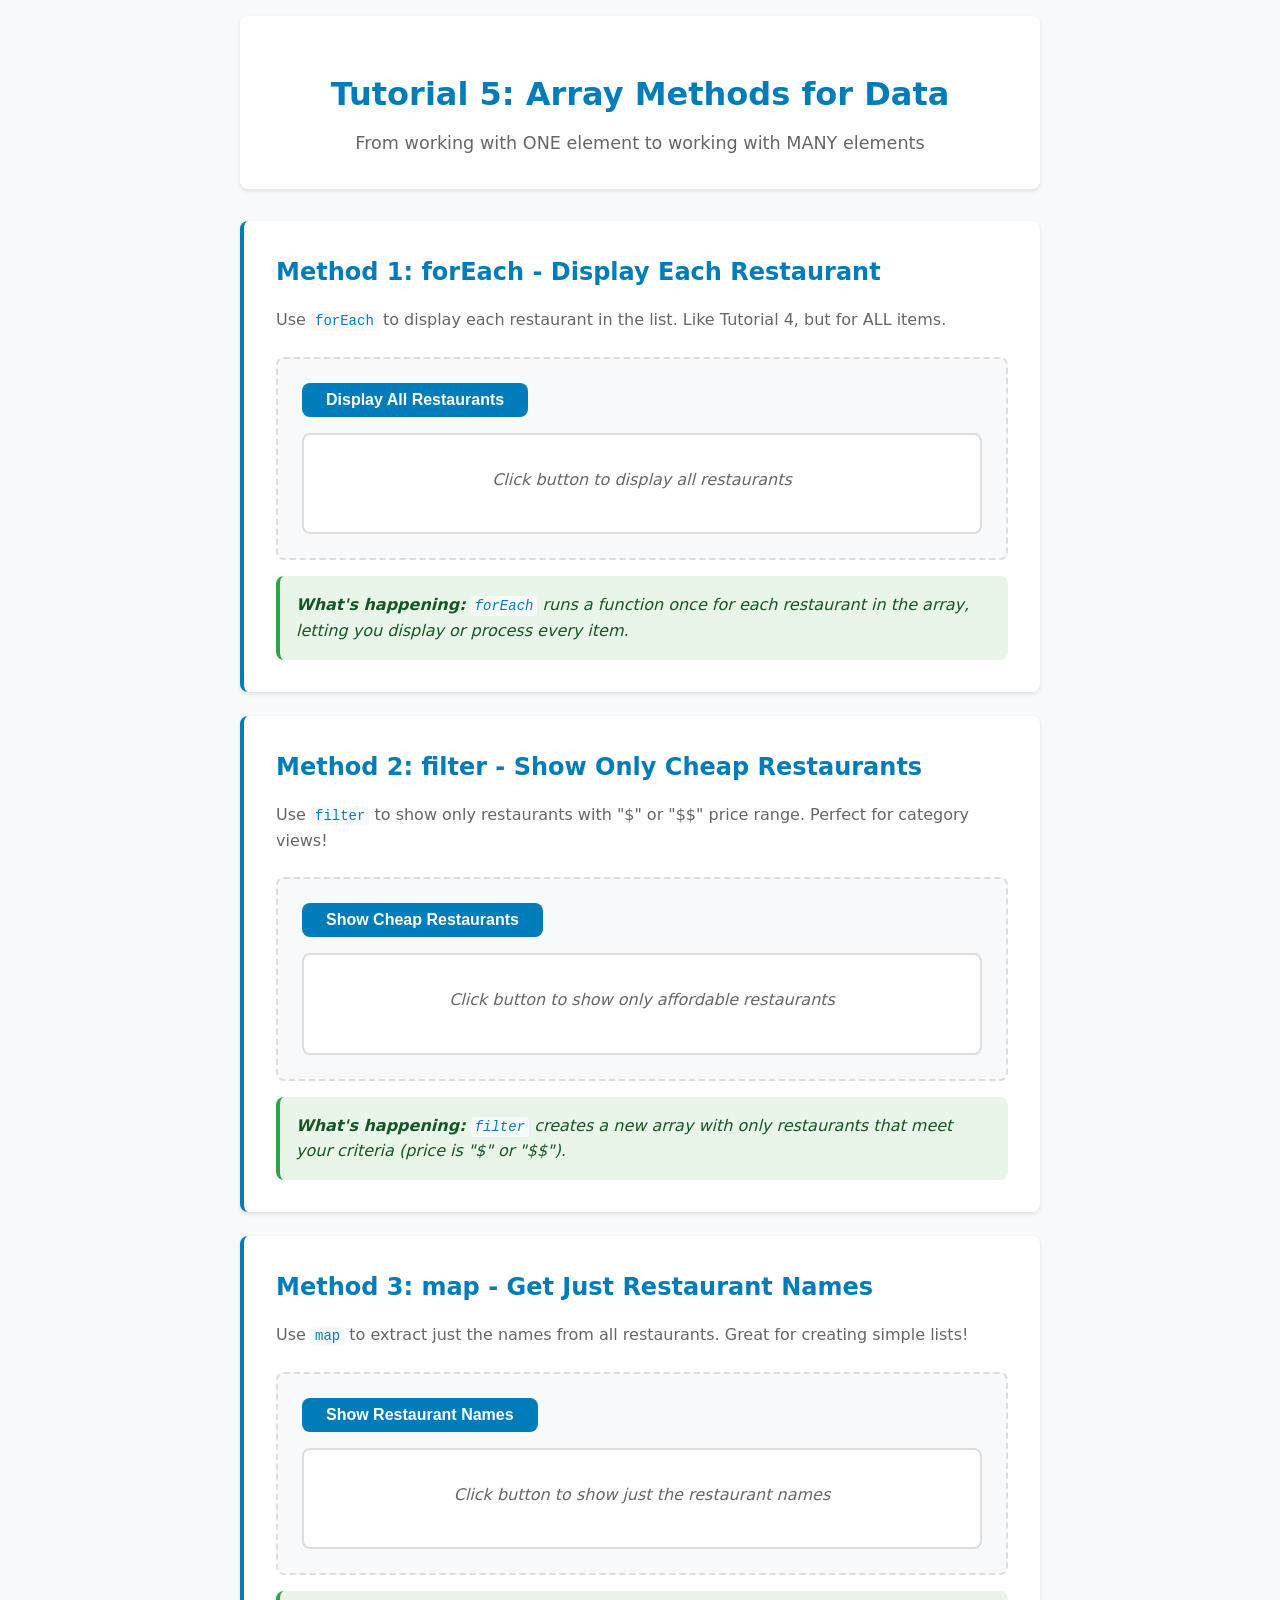
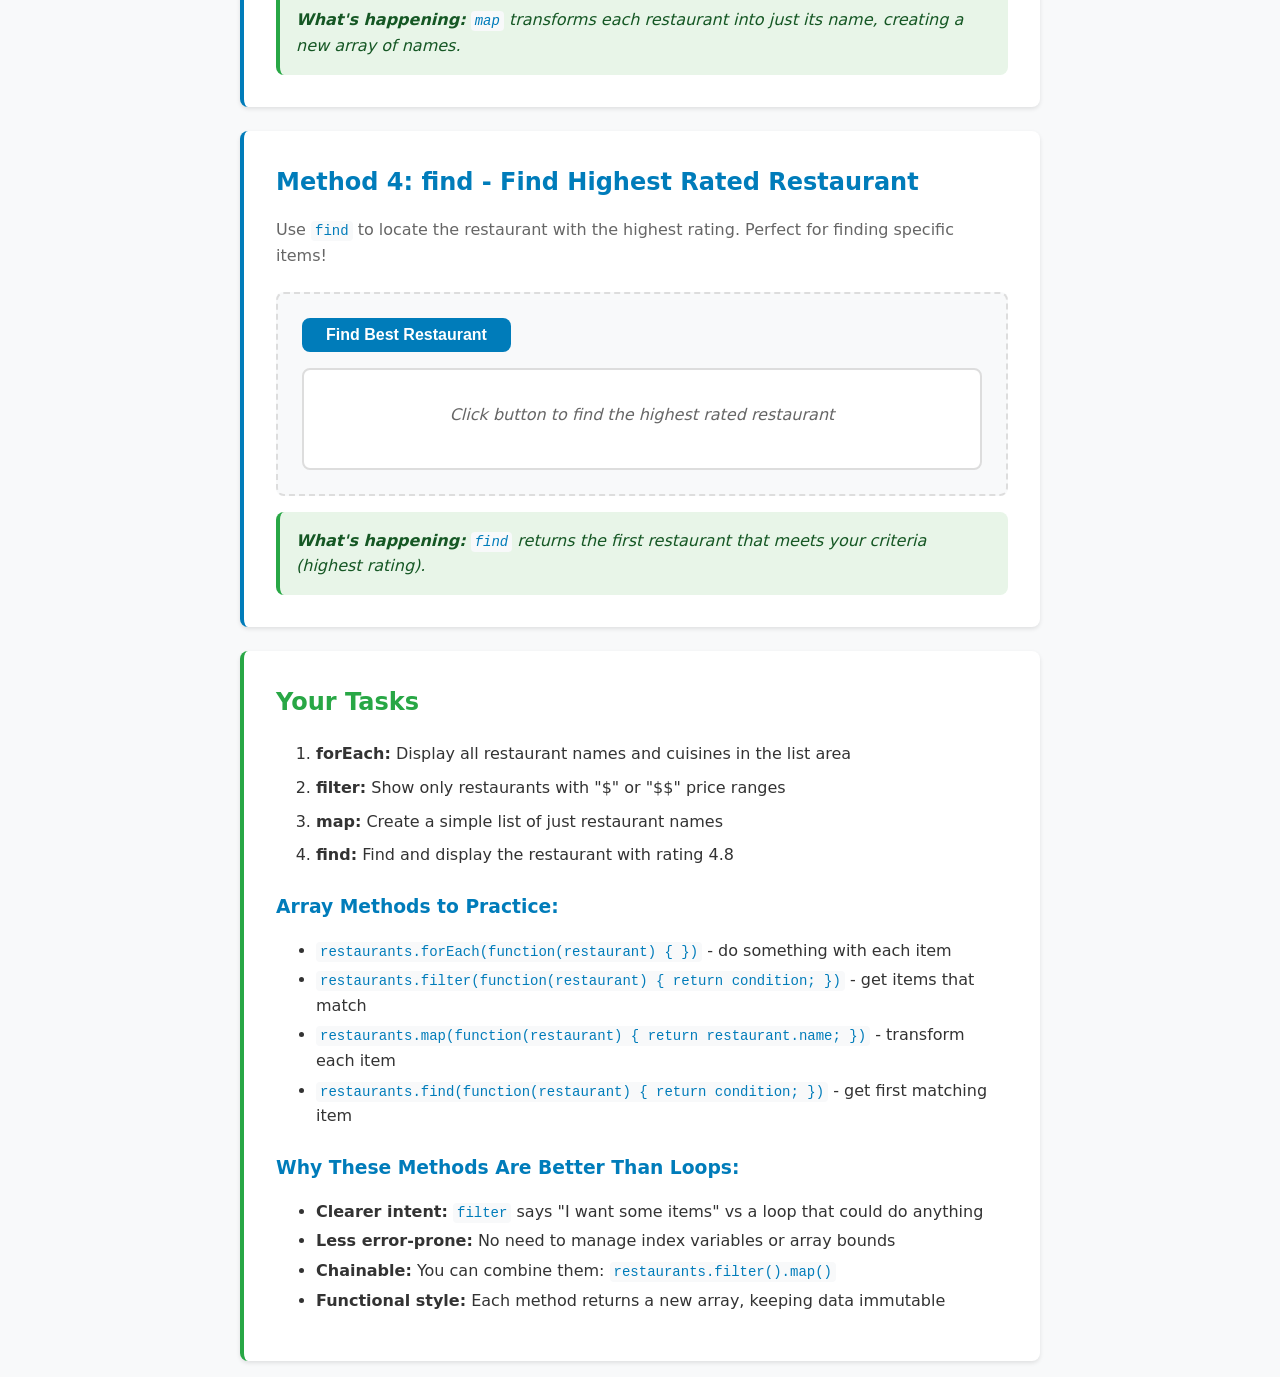
<file: Fall '26 Schedule/index.html>
<!DOCTYPE html>
<html lang="en">
<head>
    <meta charset="UTF-8">
    <meta name="viewport" content="width=device-width, initial-scale=1.0">
    <title>Tutorial 5: Array Methods for Data</title>
    <link rel="stylesheet" href="style.css">
</head>
<body>
    <div class="container">
        <header>
            <h1>Tutorial 5: Array Methods for Data</h1>
            <p>From working with ONE element to working with MANY elements</p>
        </header>

        <!-- Method 1: forEach - Do something to each item -->
        <section class="method-section">
            <h2>Method 1: forEach - Display Each Restaurant</h2>
            <p>Use <code>forEach</code> to display each restaurant in the list. Like Tutorial 4, but for ALL items.</p>
            
            <div class="demo-area">
                <button id="display-button" class="method-button">Display All Restaurants</button>
                <div id="restaurant-list" class="result-area">
                    <p class="placeholder">Click button to display all restaurants</p>
                </div>
            </div>
            
            <div class="explanation">
                <p><strong>What's happening:</strong> <code>forEach</code> runs a function once for each restaurant in the array, letting you display or process every item.</p>
            </div>
        </section>

        <!-- Method 2: filter - Show only items that match criteria -->
        <section class="method-section">
            <h2>Method 2: filter - Show Only Cheap Restaurants</h2>
            <p>Use <code>filter</code> to show only restaurants with "$" or "$$" price range. Perfect for category views!</p>
            
            <div class="demo-area">
                <button id="filter-button" class="method-button">Show Cheap Restaurants</button>
                <div id="filtered-list" class="result-area">
                    <p class="placeholder">Click button to show only affordable restaurants</p>
                </div>
            </div>
            
            <div class="explanation">
                <p><strong>What's happening:</strong> <code>filter</code> creates a new array with only restaurants that meet your criteria (price is "$" or "$$").</p>
            </div>
        </section>

        <!-- Method 3: map - Transform data to get specific information -->
        <section class="method-section">
            <h2>Method 3: map - Get Just Restaurant Names</h2>
            <p>Use <code>map</code> to extract just the names from all restaurants. Great for creating simple lists!</p>
            
            <div class="demo-area">
                <button id="map-button" class="method-button">Show Restaurant Names</button>
                <div id="mapped-list" class="result-area">
                    <p class="placeholder">Click button to show just the restaurant names</p>
                </div>
            </div>
            
            <div class="explanation">
                <p><strong>What's happening:</strong> <code>map</code> transforms each restaurant into just its name, creating a new array of names.</p>
            </div>
        </section>

        <!-- Method 4: find - Get one specific item -->
        <section class="method-section">
            <h2>Method 4: find - Find Highest Rated Restaurant</h2>
            <p>Use <code>find</code> to locate the restaurant with the highest rating. Perfect for finding specific items!</p>
            
            <div class="demo-area">
                <button id="find-button" class="method-button">Find Best Restaurant</button>
                <div id="found-item" class="result-area">
                    <p class="placeholder">Click button to find the highest rated restaurant</p>
                </div>
            </div>
            
            <div class="explanation">
                <p><strong>What's happening:</strong> <code>find</code> returns the first restaurant that meets your criteria (highest rating).</p>
            </div>
        </section>

        <!-- Tutorial Instructions -->
        <section class="tutorial-instructions">
            <h2>Your Tasks</h2>
            <ol>
                <li><strong>forEach:</strong> Display all restaurant names and cuisines in the list area</li>
                <li><strong>filter:</strong> Show only restaurants with "$" or "$$" price ranges</li>
                <li><strong>map:</strong> Create a simple list of just restaurant names</li>
                <li><strong>find:</strong> Find and display the restaurant with rating 4.8</li>
            </ol>
            
            <h3>Array Methods to Practice:</h3>
            <ul>
                <li><code>restaurants.forEach(function(restaurant) { })</code> - do something with each item</li>
                <li><code>restaurants.filter(function(restaurant) { return condition; })</code> - get items that match</li>
                <li><code>restaurants.map(function(restaurant) { return restaurant.name; })</code> - transform each item</li>
                <li><code>restaurants.find(function(restaurant) { return condition; })</code> - get first matching item</li>
            </ul>
            
            <h3>Why These Methods Are Better Than Loops:</h3>
            <ul>
                <li><strong>Clearer intent:</strong> <code>filter</code> says "I want some items" vs a loop that could do anything</li>
                <li><strong>Less error-prone:</strong> No need to manage index variables or array bounds</li>
                <li><strong>Chainable:</strong> You can combine them: <code>restaurants.filter().map()</code></li>
                <li><strong>Functional style:</strong> Each method returns a new array, keeping data immutable</li>
            </ul>
        </section>
    </div>

    <script src="script.js" defer></script>
</body>
</html>
</file>
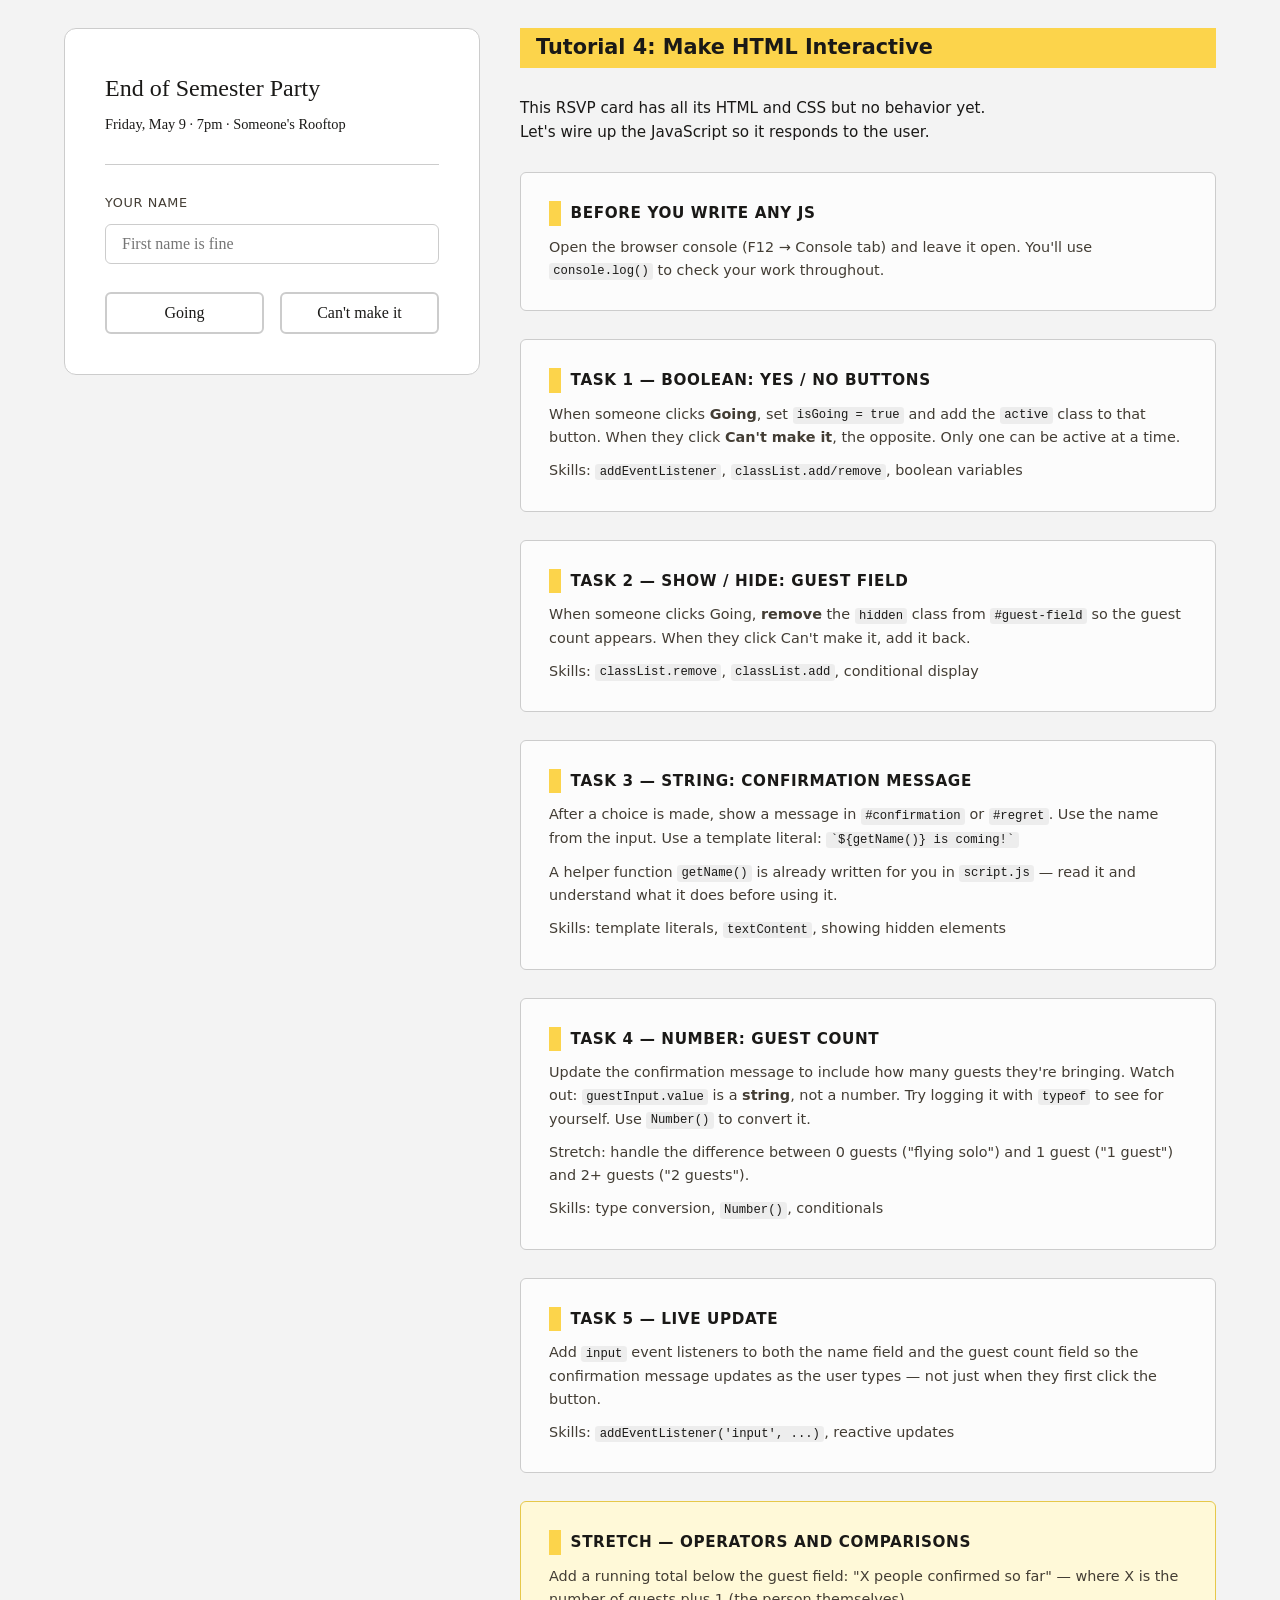
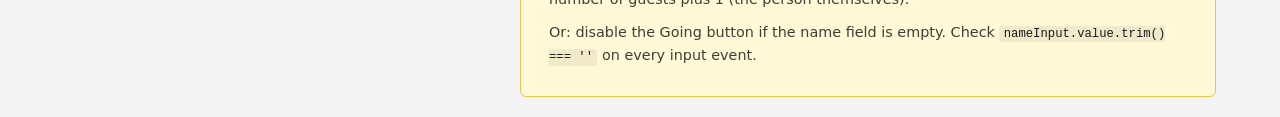
<file: tutorial_4_files/index.html>
<!DOCTYPE html>
<html lang="en">
<head>
  <meta charset="UTF-8">
  <meta name="viewport" content="width=device-width, initial-scale=1.0">
  <title>Tutorial 4: JavaScript Fundamentals</title>
  <link rel="stylesheet" href="style.css">
</head>
<body>

  <div class="page">

    <!-- ── left: the RSVP card ──────────────────────────────── -->
    <div class="card" id="rsvp-card">

      <div class="event-header">
        <h1 class="event-title">End of Semester Party</h1>
        <p class="event-meta">Friday, May 9 &middot; 7pm &middot; Someone's Rooftop</p>
      </div>

      <!-- string: name -->
      <div class="field">
        <label for="name-input">Your name</label>
        <input type="text" id="name-input" placeholder="First name is fine">
      </div>

      <!-- boolean: going or not -->
      <div class="rsvp-buttons">
        <button class="btn btn-yes" id="btn-yes">Going</button>
        <button class="btn btn-no"  id="btn-no">Can't make it</button>
      </div>

      <!-- number: guest count, hidden until yes -->
      <div class="guest-field hidden" id="guest-field">
        <label for="guest-input">Bringing anyone?</label>
        <input type="number" id="guest-input" value="0" min="0" max="10">
        <!-- 
          Note: type="number" still gives you a STRING from .value
          You have to convert it. We'll see this below.
        -->
      </div>

      <!-- confirmation messages, hidden until a choice is made -->
      <div class="confirmation hidden" id="confirmation"></div>
      <div class="regret     hidden" id="regret"></div>

    </div>

    <!-- ── right: tasks panel ───────────────────────────────── -->
    <aside class="tasks-panel">

      <h2>Tutorial 4: Make HTML Interactive</h2>
      <p class="intro">
        This RSVP card has all its HTML and CSS but no behavior yet. <br />
        Let's wire up the JavaScript so it responds to the user.
      </p>

      <div class="task-group">
        <h3>Before you write any JS</h3>
        <p>Open the browser console (F12 → Console tab) and leave it open. 
           You'll use <code>console.log()</code> to check your work throughout.</p>
      </div>

      <div class="task-group">
        <h3>Task 1 — Boolean: Yes / No buttons</h3>
        <p>
          When someone clicks <strong>Going</strong>, set <code>isGoing = true</code>
          and add the <code>active</code> class to that button.
          When they click <strong>Can't make it</strong>, the opposite.
          Only one can be active at a time.
        </p>
        <p>Skills: <code>addEventListener</code>, <code>classList.add/remove</code>, boolean variables</p>
      </div>

      <div class="task-group">
        <h3>Task 2 — Show / hide: guest field</h3>
        <p>
          When someone clicks Going, <strong>remove</strong> the <code>hidden</code> class
          from <code>#guest-field</code> so the guest count appears.
          When they click Can't make it, add it back.
        </p>
        <p>Skills: <code>classList.remove</code>, <code>classList.add</code>, conditional display</p>
      </div>

      <div class="task-group">
        <h3>Task 3 — String: confirmation message</h3>
        <p>
          After a choice is made, show a message in <code>#confirmation</code> or 
          <code>#regret</code>. Use the name from the input.
          Use a template literal: <code>`${getName()} is coming!`</code>
        </p>
        <p>
          A helper function <code>getName()</code> is already written for you in 
          <code>script.js</code> — read it and understand what it does before using it.
        </p>
        <p>Skills: template literals, <code>textContent</code>, showing hidden elements</p>
      </div>

      <div class="task-group">
        <h3>Task 4 — Number: guest count</h3>
        <p>
          Update the confirmation message to include how many guests they're bringing.
          Watch out: <code>guestInput.value</code> is a <strong>string</strong>, not a number.
          Try logging it with <code>typeof</code> to see for yourself.
          Use <code>Number()</code> to convert it.
        </p>
        <p>
          Stretch: handle the difference between 0 guests ("flying solo") and 
          1 guest ("1 guest") and 2+ guests ("2 guests").
        </p>
        <p>Skills: type conversion, <code>Number()</code>, conditionals</p>
      </div>

      <div class="task-group">
        <h3>Task 5 — Live update</h3>
        <p>
          Add <code>input</code> event listeners to both the name field and the guest
          count field so the confirmation message updates as the user types —
          not just when they first click the button.
        </p>
        <p>Skills: <code>addEventListener('input', ...)</code>, reactive updates</p>
      </div>

      <div class="task-group task-stretch">
        <h3>Stretch — Operators and comparisons</h3>
        <p>
          Add a running total below the guest field: 
          "X people confirmed so far" — where X is the number of guests plus 1 (the person themselves).
        </p>
        <p>
          Or: disable the Going button if the name field is empty.
          Check <code>nameInput.value.trim() === ''</code> on every input event.
        </p>
      </div>

    </aside>

  </div>

  <script src="script.js"></script>
</body>
</html>
</file>
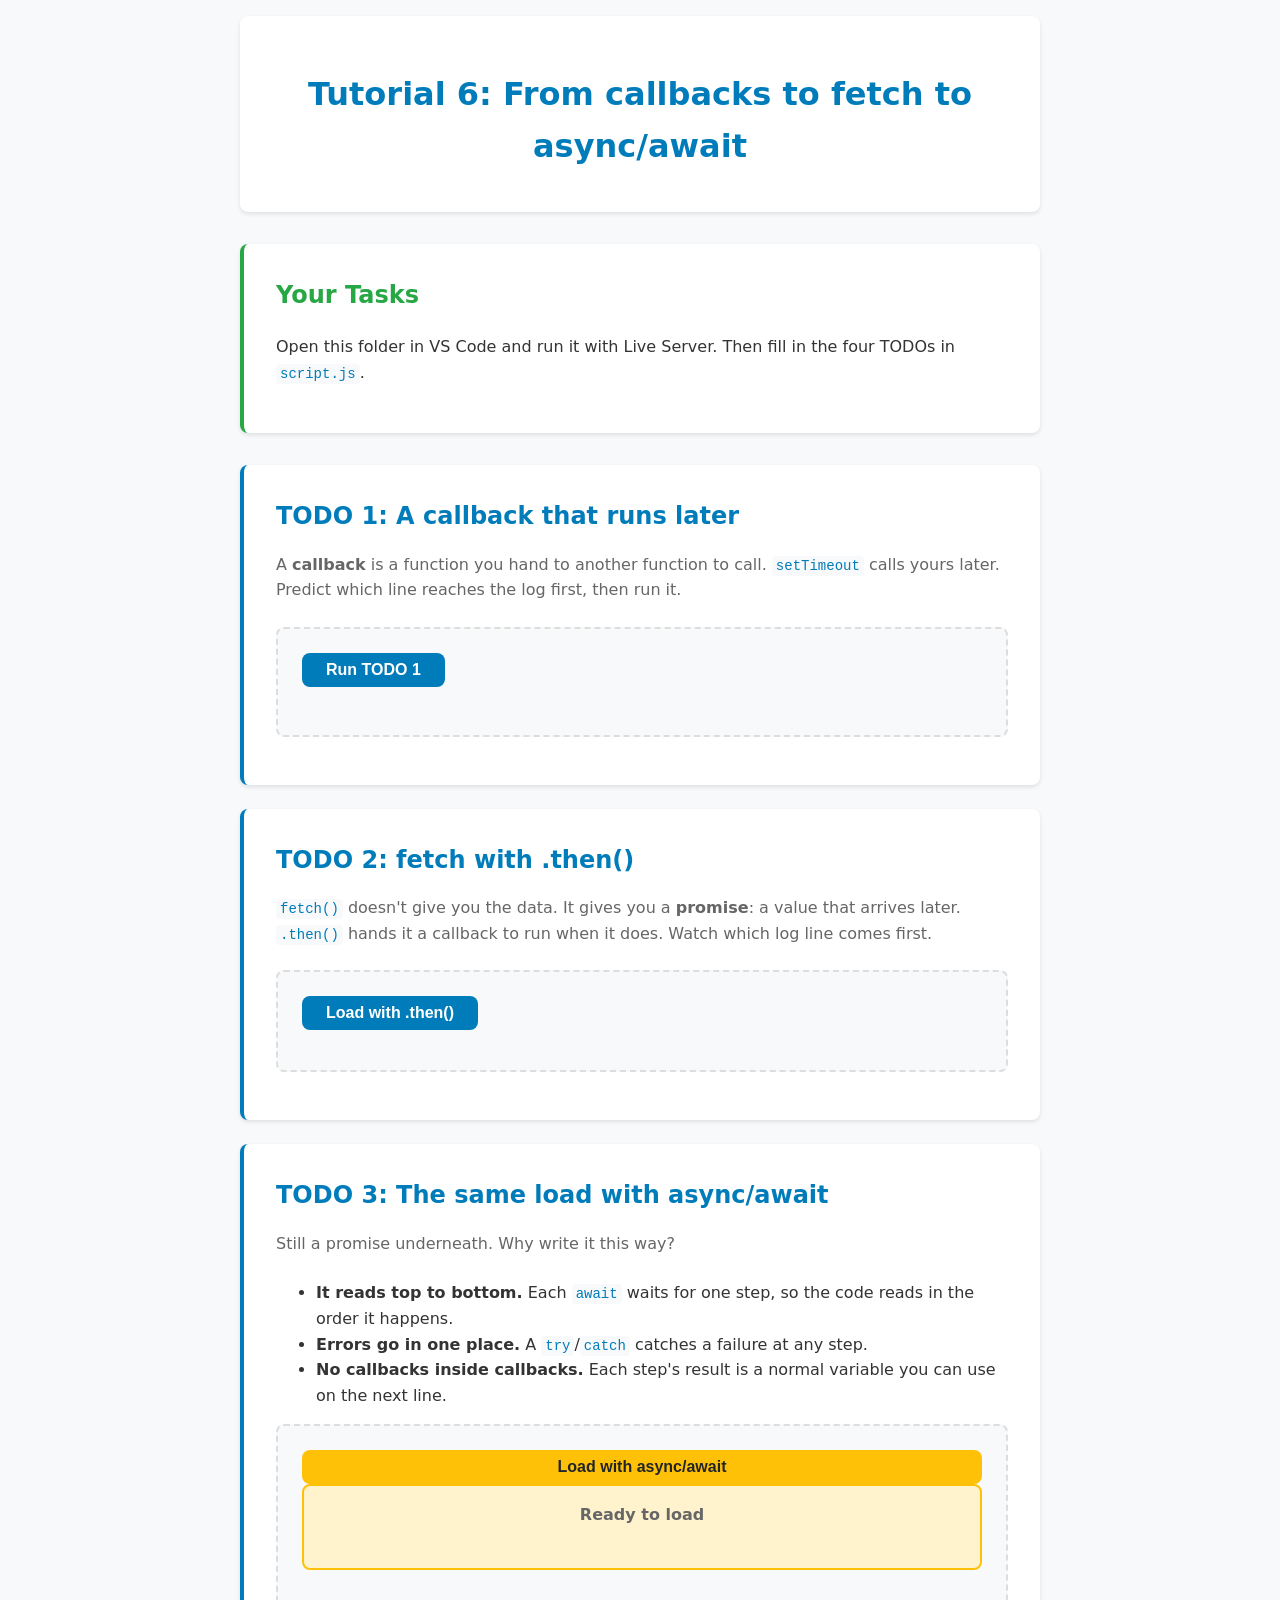
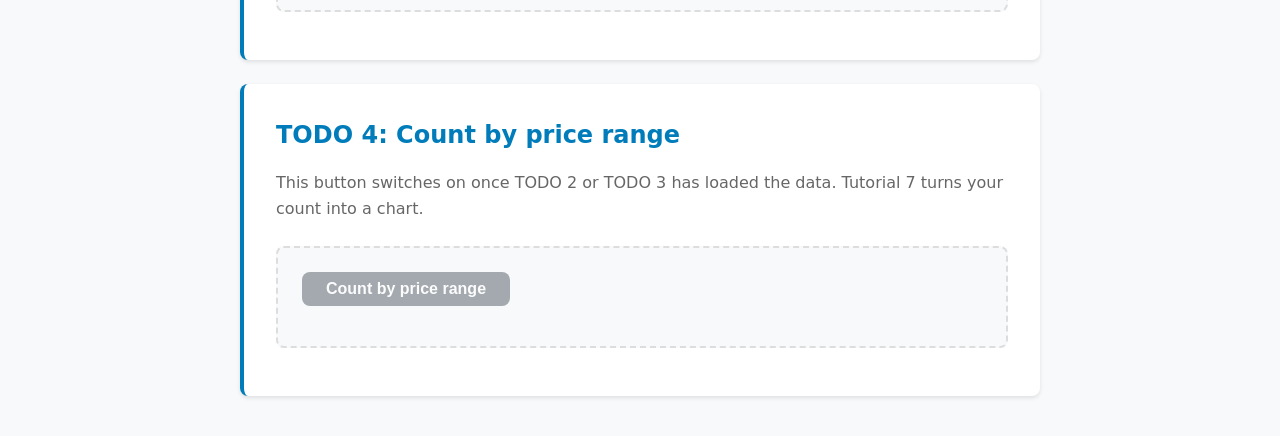
<file: tutorial_6_async/index.html>
<!DOCTYPE html>
<html lang="en">
<head>
    <meta charset="UTF-8">
    <meta name="viewport" content="width=device-width, initial-scale=1.0">
    <title>Tutorial 6: From callbacks to fetch to async/await</title>
    <link rel="stylesheet" href="style.css">
</head>
<body>
    <div class="container">
        <header>
            <h1>Tutorial 6: From callbacks to fetch to async/await</h1>
        </header>

        <section class="tutorial-instructions">
            <h2>Your Tasks</h2>
            <p>Open this folder in VS Code and run it with Live Server. Then fill in the four TODOs in <code>script.js</code>.</p>
        </section>

        <section class="method-section">
            <h2>TODO 1: A callback that runs later</h2>
            <p>A <strong>callback</strong> is a function you hand to another function to call. <code>setTimeout</code> calls yours later. Predict which line reaches the log first, then run it.</p>
            <div class="demo-area">
                <button id="run-todo-1" class="method-button" type="button">Run TODO 1</button>
                <p id="ready-output" class="big-output"></p>
                <ol id="log-todo-1" class="event-log"></ol>
            </div>
        </section>

        <section class="method-section">
            <h2>TODO 2: fetch with .then()</h2>
            <p><code>fetch()</code> doesn't give you the data. It gives you a <strong>promise</strong>: a value that arrives later. <code>.then()</code> hands it a callback to run when it does. Watch which log line comes first.</p>
            <div class="demo-area">
                <button id="load-then" class="method-button" type="button">Load with .then()</button>
                <ol id="log-then" class="event-log"></ol>
            </div>
        </section>

        <section class="method-section">
            <h2>TODO 3: The same load with async/await</h2>
            <p>Still a promise underneath. Why write it this way?</p>
            <ul>
                <li><strong>It reads top to bottom.</strong> Each <code>await</code> waits for one step, so the code reads in the order it happens.</li>
                <li><strong>Errors go in one place.</strong> A <code>try</code>/<code>catch</code> catches a failure at any step.</li>
                <li><strong>No callbacks inside callbacks.</strong> Each step's result is a normal variable you can use on the next line.</li>
            </ul>
            <div class="demo-area">
                <button id="load-await" class="load-button" type="button">Load with async/await</button>
                <div id="loading-status" class="status-display">
                    <p class="status-message">Ready to load</p>
                </div>
            </div>
        </section>

        <section class="method-section">
            <h2>TODO 4: Count by price range</h2>
            <p>This button switches on once TODO 2 or TODO 3 has loaded the data. Tutorial 7 turns your count into a chart.</p>
            <div class="demo-area">
                <button id="count-by-price" class="method-button" type="button" disabled>Count by price range</button>
                <div id="count-output"></div>
            </div>
        </section>
    </div>
    <script src="script.js"></script>
</body>
</html>
</file>
<file: Fall '26 Schedule/style.css>
/* =====================================================
   TUTORIAL 5: ARRAY METHODS FOR DATA
   Consistent styling with previous tutorials
   ===================================================== */

/* ROOT VARIABLES */
:root {
    --primary-color: #007cba;
    --secondary-color: #28a745;
    --background-color: #f8f9fa;
    --card-background: #ffffff;
    --text-color: #333;
    --border-color: #ddd;
    --shadow: 0 0.125rem 0.25rem rgba(0, 0, 0, 0.1);
    --border-radius: 0.5rem;
    --spacing-sm: 0.5rem;
    --spacing-md: 1rem;
    --spacing-lg: 1.5rem;
    --spacing-xl: 2rem;
}

/* BASE STYLES */
* {
    box-sizing: border-box;
}

body {
    font-family: system-ui, -apple-system, sans-serif;
    margin: 0;
    padding: var(--spacing-md);
    background: var(--background-color);
    color: var(--text-color);
    line-height: 1.6;
}

.container {
    max-width: 50rem;
    margin: 0 auto;
}

/* HEADER */
header {
    text-align: center;
    margin-bottom: var(--spacing-xl);
    padding: var(--spacing-xl);
    background: var(--card-background);
    border-radius: var(--border-radius);
    box-shadow: var(--shadow);
}

header h1 {
    color: var(--primary-color);
    margin-bottom: var(--spacing-sm);
}

header p {
    color: #666;
    font-size: 1.1rem;
    margin: 0;
}

/* METHOD SECTIONS */
.method-section {
    background: var(--card-background);
    margin-bottom: var(--spacing-lg);
    padding: var(--spacing-xl);
    border-radius: var(--border-radius);
    box-shadow: var(--shadow);
    border-left: 0.25rem solid var(--primary-color);
}

.method-section h2 {
    color: var(--primary-color);
    margin-top: 0;
    margin-bottom: var(--spacing-sm);
}

.method-section p {
    margin-bottom: var(--spacing-lg);
    color: #666;
}

.method-section code {
    background: #f8f9fa;
    padding: 0.125rem 0.25rem;
    border-radius: 0.25rem;
    font-family: 'Courier New', monospace;
    font-size: 0.875rem;
    color: var(--primary-color);
}

/* DEMO AREAS */
.demo-area {
    background: #f8f9fa;
    padding: var(--spacing-lg);
    border-radius: var(--border-radius);
    border: 2px dashed var(--border-color);
    margin-bottom: var(--spacing-md);
}

/* BUTTONS */
.method-button {
    background: var(--primary-color);
    color: white;
    border: none;
    padding: var(--spacing-sm) var(--spacing-lg);
    border-radius: var(--border-radius);
    cursor: pointer;
    font-size: 1rem;
    font-weight: bold;
    transition: all 0.2s ease;
    display: block;
    margin-bottom: var(--spacing-md);
}

.method-button:hover {
    background: #005a87;
    transform: translateY(-1px);
}

.method-button:focus {
    outline: 2px solid var(--secondary-color);
    outline-offset: 2px;
}

/* RESULT AREAS */
.result-area {
    background: white;
    border: 2px solid var(--border-color);
    border-radius: var(--border-radius);
    padding: var(--spacing-md);
    min-height: 6rem;
    max-height: 20rem;
    overflow-y: auto;
}

.placeholder {
    color: #666;
    font-style: italic;
    text-align: center;
    margin: var(--spacing-md) 0;
}

/* RESULT CONTENT STYLING */
.restaurant-item {
    padding: var(--spacing-sm);
    border-bottom: 1px solid #eee;
    margin-bottom: var(--spacing-sm);
}

.restaurant-item:last-child {
    border-bottom: none;
    margin-bottom: 0;
}

.restaurant-name {
    font-weight: bold;
    color: var(--primary-color);
}

.restaurant-cuisine {
    color: #666;
    font-size: 0.9rem;
}

.restaurant-rating {
    color: var(--secondary-color);
    font-weight: bold;
}

.restaurant-price {
    background: #fff3cd;
    padding: 0.125rem 0.25rem;
    border-radius: 0.25rem;
    font-size: 0.8rem;
    color: #856404;
    display: inline-block;
}

/* LIST STYLES FOR MAP RESULTS */
.name-list {
    list-style: none;
    padding: 0;
    margin: 0;
}

.name-list li {
    padding: var(--spacing-sm);
    border-bottom: 1px solid #eee;
    transition: background-color 0.2s;
}

.name-list li:hover {
    background: #f8f9fa;
}

.name-list li:last-child {
    border-bottom: none;
}

/* FOUND ITEM SPECIAL STYLING */
.found-restaurant {
    background: linear-gradient(135deg, var(--secondary-color), #20c997);
    color: white;
    padding: var(--spacing-md);
    border-radius: var(--border-radius);
    text-align: center;
}

.found-restaurant .restaurant-name {
    color: white;
    font-size: 1.2rem;
    margin-bottom: var(--spacing-sm);
}

/* EXPLANATIONS */
.explanation {
    background: #e8f5e8;
    padding: var(--spacing-md);
    border-radius: var(--border-radius);
    border-left: 0.25rem solid var(--secondary-color);
}

.explanation p {
    margin: 0;
    font-style: italic;
    color: #155724;
}

/* TUTORIAL INSTRUCTIONS */
.tutorial-instructions {
    background: white;
    padding: var(--spacing-xl);
    border-radius: var(--border-radius);
    box-shadow: var(--shadow);
    border-left: 0.25rem solid var(--secondary-color);
}

.tutorial-instructions h2 {
    color: var(--secondary-color);
    margin-top: 0;
}

.tutorial-instructions h3 {
    color: var(--primary-color);
    margin-top: var(--spacing-lg);
    margin-bottom: var(--spacing-sm);
}

.tutorial-instructions code {
    background: #f8f9fa;
    padding: 0.125rem 0.25rem;
    border-radius: 0.25rem;
    font-family: 'Courier New', monospace;
    font-size: 0.875rem;
    color: var(--primary-color);
}

.tutorial-instructions ol li {
    margin-bottom: var(--spacing-sm);
}

.tutorial-instructions ul li {
    margin-bottom: 0.25rem;
}

/* RESPONSIVE DESIGN */
@media (max-width: 48rem) {
    .container {
        padding: var(--spacing-sm);
    }
    
    .method-section {
        padding: var(--spacing-md);
    }
    
    .demo-area {
        padding: var(--spacing-md);
    }
    
    .result-area {
        max-height: 15rem;
    }
}
</file>
<file: tutorial_4_files/style.css>
/* =====================================================
   TUTORIAL 4: JAVASCRIPT FUNDAMENTALS
   Reinforcing: CSS variables, grid, flexbox
   ===================================================== */

:root {
    /* color */
    --color-bg: #f3f3f3;
    --color-card: #ffffff;
    --color-text: #1a1917;
    --color-muted: #433d34;
    --color-border: #cccccc;
    --color-accent: #fcd44b;

    --color-yes: #4a90a4;
    --color-yes-light: hsl(195, 38%, 92%);
    /* derived */
    --color-no: #e55a5a;
    --color-no-light: hsl(0, 70%, 93%);
    /* derived from red, same method */

    --color-task-bg: #fcfcfc;
    --color-task-border: #cccccc;
    --color-stretch: #fff9d8;

    /* spacing */
    --space-xs: 0.375rem;
    --space-sm: 0.625rem;
    --space-md: 1rem;
    --space-lg: 1.75rem;
    --space-xl: 2.5rem;

    /* shape */
    --radius: 0.75rem;
    --radius-sm: 0.375rem;
}

/* ── reset ──────────────────────────────────────────── */
*,
*::before,
*::after {
    box-sizing: border-box;
    margin: 0;
    padding: 0;
}

body {
    font-family: Georgia, serif;
    background: var(--color-bg);
    color: var(--color-text);
    min-height: 100vh;
    padding: var(--space-lg);
    line-height: 1.6;
}

/* ── page layout: card + tasks side by side ─────────── */
.page {
    display: grid;
    grid-template-columns: 26rem 1fr;
    gap: var(--space-xl);
    align-items: start;
    max-width: 72rem;
    margin: 0 auto;
}

@media (max-width: 52rem) {
    .page {
        grid-template-columns: 1fr;
    }
}

/* ── RSVP card ──────────────────────────────────────── */
.card {
    background: var(--color-card);
    border: 1px solid var(--color-border);
    border-radius: var(--radius);
    padding: var(--space-xl);
    display: grid;
    gap: var(--space-lg);
    position: sticky;
    top: var(--space-lg);
}

.event-header {
    display: grid;
    gap: var(--space-xs);
    padding-bottom: var(--space-lg);
    border-bottom: 1px solid var(--color-border);
}

.event-title {
    font-size: 1.5rem;
    font-weight: normal;
}

.event-meta {
    font-size: 0.9rem;
}

/* ── inputs ─────────────────────────────────────────── */
.field,
.guest-field {
    display: grid;
    gap: var(--space-sm);
}

label {
    font-size: 0.8rem;
    text-transform: uppercase;
    letter-spacing: 0.05em;
    color: var(--color-muted);
    font-family: system-ui, sans-serif;
}

input {
    border: 1px solid var(--color-border);
    border-radius: var(--radius-sm);
    padding: var(--space-sm) var(--space-md);
    font-family: inherit;
    font-size: 1rem;
    color: var(--color-text);
    width: 100%;
    background: var(--color-card);
}

input:focus {
    outline: 2px solid var(--color-accent);
    outline-offset: 2px;
    border-color: transparent;
}

/* ── yes / no buttons ───────────────────────────────── */
.rsvp-buttons {
    display: flex;
    gap: var(--space-md);
}

.btn {
    flex: 1;
    padding: var(--space-sm) var(--space-md);
    border: 2px solid var(--color-border);
    border-radius: var(--radius-sm);
    background: var(--color-card);
    font-family: inherit;
    font-size: 1rem;
    cursor: pointer;
    color: var(--color-text);
    transition: background 0.15s ease, border-color 0.15s ease, color 0.15s ease;
}

.btn:hover {
    border-color: var(--color-muted);
}

/* active states — JS adds/removes the .active class */
.btn-yes.active {
    background: var(--color-yes-light);
    border-color: var(--color-yes);
    color: var(--color-yes);
}

.btn-no.active {
    background: var(--color-no-light);
    border-color: var(--color-no);
    color: var(--color-no);
}

/* ── response messages ──────────────────────────────── */
.confirmation {
    background: var(--color-yes-light);
    color: var(--color-yes);
    border-radius: var(--radius-sm);
    padding: var(--space-md);
    font-size: 0.95rem;
    line-height: 1.5;
}

.regret {
    background: var(--color-no-light);
    color: var(--color-no);
    border-radius: var(--radius-sm);
    padding: var(--space-md);
    font-size: 0.95rem;
}

/* ── utility ─────────────────────────────────────────── */
.hidden {
    display: none;
}

/* ── tasks panel ─────────────────────────────────────── */
.tasks-panel {
    display: grid;
    gap: var(--space-lg);
    font-family: system-ui, sans-serif;
}

.tasks-panel h2 {
    font-size: 1.3rem;
    font-weight: 600;
    background: var(--color-accent);
    padding: 0.2rem 1rem;
}

.tasks-panel .intro {
    font-size: 0.95rem;
}

.task-group {
    background: var(--color-task-bg);
    border: 1px solid var(--color-task-border);
    border-radius: var(--radius-sm);
    padding: var(--space-lg);
    display: grid;
    gap: var(--space-sm);
}

.task-group h3 {
    font-size: 0.95rem;
    font-weight: 600;
    text-transform: uppercase;
    letter-spacing: 0.04em;
    color: var(--color-text);

    border-left: 0.8rem solid var(--color-accent);
    padding-left: 0.6rem;
}

.task-group p {
    font-size: 0.9rem;
    color: var(--color-muted);
    line-height: 1.6;
}

.task-group code {
    font-family: "Monaco", "Menlo", monospace;
    font-size: 0.85em;
    background: rgba(0, 0, 0, 0.06);
    padding: 0.1em 0.35em;
    border-radius: 0.2rem;
    color: var(--color-text);
}

.task-stretch {
    background: var(--color-stretch);
    border-color: #e6c84a;
}
</file>
<file: tutorial_6_async/style.css>
/* =====================================================
   TUTORIAL 6: FROM CALLBACKS TO FETCH TO ASYNC/AWAIT
   Consistent styling with previous tutorials + async states
   ===================================================== */

/* ROOT VARIABLES */
:root {
    --primary-color: #007cba;
    --secondary-color: #28a745;
    --warning-color: #ffc107;
    --error-color: #dc3545;
    --background-color: #f8f9fa;
    --card-background: #ffffff;
    --text-color: #333;
    --border-color: #ddd;
    --shadow: 0 0.125rem 0.25rem rgba(0, 0, 0, 0.1);
    --border-radius: 0.5rem;
    --spacing-sm: 0.5rem;
    --spacing-md: 1rem;
    --spacing-lg: 1.5rem;
    --spacing-xl: 2rem;
}

/* BASE STYLES */
* {
    box-sizing: border-box;
}

body {
    font-family: system-ui, -apple-system, sans-serif;
    margin: 0;
    padding: var(--spacing-md);
    background: var(--background-color);
    color: var(--text-color);
    line-height: 1.6;
}

.container {
    max-width: 50rem;
    margin: 0 auto;
}

/* HEADER */
header {
    text-align: center;
    margin-bottom: var(--spacing-xl);
    padding: var(--spacing-xl);
    background: var(--card-background);
    border-radius: var(--border-radius);
    box-shadow: var(--shadow);
}

header h1 {
    color: var(--primary-color);
    margin-bottom: var(--spacing-sm);
}

header p {
    color: #666;
    font-size: 1.1rem;
    margin: 0;
}

/* STATUS SECTION - New for Tutorial 6 */
.status-section {
    background: var(--card-background);
    margin-bottom: var(--spacing-lg);
    padding: var(--spacing-xl);
    border-radius: var(--border-radius);
    box-shadow: var(--shadow);
    border-left: 0.25rem solid var(--warning-color);
}

.status-section h2 {
    color: var(--warning-color);
    margin-top: 0;
    margin-bottom: var(--spacing-md);
}

.status-display {
    background: #fff3cd;
    border: 2px solid var(--warning-color);
    border-radius: var(--border-radius);
    padding: var(--spacing-md);
    margin-bottom: var(--spacing-md);
    text-align: center;
}

.status-message {
    margin: 0;
    font-weight: bold;
    color: #856404;
}

/* LOADING STATES */
.status-display.loading {
    background: #cce7ff;
    border-color: var(--primary-color);
    animation: pulse 1.5s ease-in-out infinite;
}

.status-display.loading .status-message {
    color: var(--primary-color);
}

.status-display.success {
    background: #d4edda;
    border-color: var(--secondary-color);
}

.status-display.success .status-message {
    color: #155724;
}

.status-display.error {
    background: #f8d7da;
    border-color: var(--error-color);
}

.status-display.error .status-message {
    color: #721c24;
}

/* PULSE ANIMATION FOR LOADING */
@keyframes pulse {
    0% { opacity: 1; }
    50% { opacity: 0.7; }
    100% { opacity: 1; }
}

/* LOAD BUTTON */
.load-button {
    background: var(--warning-color);
    color: #212529;
    border: none;
    padding: var(--spacing-sm) var(--spacing-lg);
    border-radius: var(--border-radius);
    cursor: pointer;
    font-size: 1rem;
    font-weight: bold;
    transition: all 0.2s ease;
    display: block;
    width: 100%;
}

.load-button:hover {
    background: #e0a800;
    transform: translateY(-1px);
}

.load-button:disabled {
    background: #6c757d;
    cursor: not-allowed;
    transform: none;
}

/* METHOD SECTIONS - Same as Tutorial 5 */
.method-section {
    background: var(--card-background);
    margin-bottom: var(--spacing-lg);
    padding: var(--spacing-xl);
    border-radius: var(--border-radius);
    box-shadow: var(--shadow);
    border-left: 0.25rem solid var(--primary-color);
}


.method-section h2 {
    color: var(--primary-color);
    margin-top: 0;
    margin-bottom: var(--spacing-sm);
}


.method-section p {
    margin-bottom: var(--spacing-lg);
    color: #666;
}

.method-section code {
    background: #f8f9fa;
    padding: 0.125rem 0.25rem;
    border-radius: 0.25rem;
    font-family: 'Courier New', monospace;
    font-size: 0.875rem;
    color: var(--primary-color);
}

/* DEMO AREAS */
.demo-area {
    background: #f8f9fa;
    padding: var(--spacing-lg);
    border-radius: var(--border-radius);
    border: 2px dashed var(--border-color);
    margin-bottom: var(--spacing-md);
}

/* BUTTONS */
.method-button {
    background: var(--primary-color);
    color: white;
    border: none;
    padding: var(--spacing-sm) var(--spacing-lg);
    border-radius: var(--border-radius);
    cursor: pointer;
    font-size: 1rem;
    font-weight: bold;
    transition: all 0.2s ease;
    display: block;
    margin-bottom: var(--spacing-md);
}

.method-button:hover:not(:disabled) {
    background: #005a87;
    transform: translateY(-1px);
}

.method-button:focus {
    outline: 2px solid var(--secondary-color);
    outline-offset: 2px;
}

.method-button:disabled {
    background: #6c757d;
    cursor: not-allowed;
    transform: none;
    opacity: 0.6;
}



/* RESULT AREAS - Same as Tutorial 5 */
.result-area {
    background: white;
    border: 2px solid var(--border-color);
    border-radius: var(--border-radius);
    padding: var(--spacing-md);
    min-height: 6rem;
    max-height: 20rem;
    overflow-y: auto;
}

.placeholder {
    color: #666;
    font-style: italic;
    text-align: center;
    margin: var(--spacing-md) 0;
}

/* RESULT CONTENT STYLING - Same as Tutorial 5 */






/* LIST STYLES FOR MAP RESULTS */




/* ERROR DISPLAY STYLES */

/* EXPLANATIONS */
.explanation {
    background: #e8f5e8;
    padding: var(--spacing-md);
    border-radius: var(--border-radius);
    border-left: 0.25rem solid var(--secondary-color);
}

.explanation p {
    margin: 0;
    font-style: italic;
    color: #155724;
}

/* TUTORIAL INSTRUCTIONS */
.tutorial-instructions {
    background: white;
    padding: var(--spacing-xl);
    border-radius: var(--border-radius);
    box-shadow: var(--shadow);
    border-left: 0.25rem solid var(--secondary-color);
}

.tutorial-instructions h2 {
    color: var(--secondary-color);
    margin-top: 0;
}

.tutorial-instructions h3 {
    color: var(--primary-color);
    margin-top: var(--spacing-lg);
    margin-bottom: var(--spacing-sm);
}

.tutorial-instructions code {
    background: #f8f9fa;
    padding: 0.125rem 0.25rem;
    border-radius: 0.25rem;
    font-family: 'Courier New', monospace;
    font-size: 0.875rem;
    color: var(--primary-color);
}

.tutorial-instructions ol li {
    margin-bottom: var(--spacing-sm);
}

.tutorial-instructions ul li {
    margin-bottom: 0.25rem;
}

/* TUTORIAL 6 PARTS */
.tutorial-instructions {
    margin-bottom: var(--spacing-xl);
}


.demo-area h3 {
    margin: 0 0 var(--spacing-sm);
    font-size: 1rem;
}


/* What ran, in order, with the time since the button was clicked */
.event-log {
    margin: var(--spacing-sm) 0 0;
    padding-left: 1.5rem;
    font-family: 'Courier New', monospace;
    font-size: 0.875rem;
}

.event-log li {
    padding: 0.125rem 0;
}

.log-time {
    color: #6c757d;
}

.big-output {
    margin: var(--spacing-sm) 0 0;
    font-size: 1.25rem;
    font-weight: 600;
}


.count-table {
    width: 100%;
    margin-top: var(--spacing-sm);
    border-collapse: collapse;
}

.count-table caption {
    caption-side: top;
    text-align: left;
    font-weight: 600;
    padding-bottom: var(--spacing-sm);
}

.count-table th,
.count-table td {
    padding: 0.35rem 0.5rem;
    border-bottom: 1px solid var(--border-color);
    text-align: left;
}

.count-table td {
    text-align: right;
}

/* RESPONSIVE DESIGN */
@media (max-width: 48rem) {
    .container {
        padding: var(--spacing-sm);
    }
    
    .method-section,
    .status-section {
        padding: var(--spacing-md);
    }
    
    .demo-area {
        padding: var(--spacing-md);
    }
    
    .result-area {
        max-height: 15rem;
    }
}
</file>
